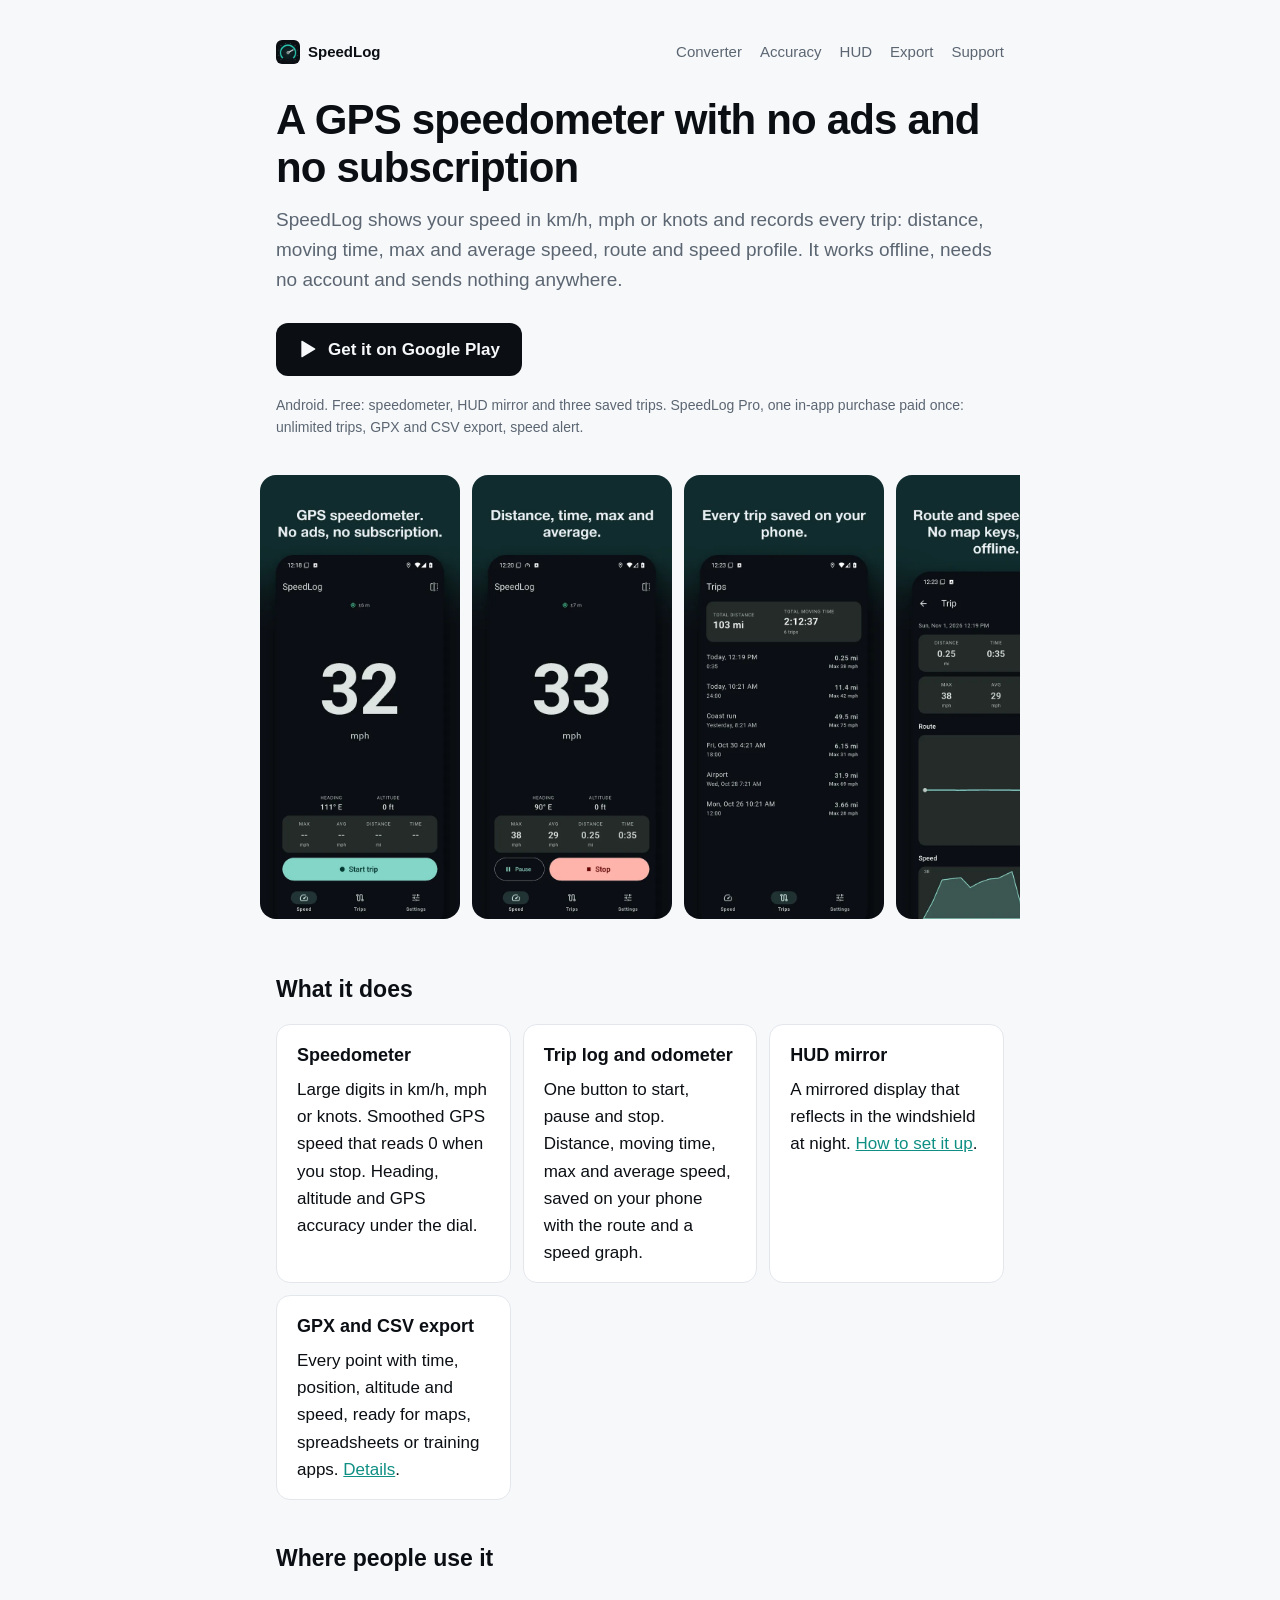
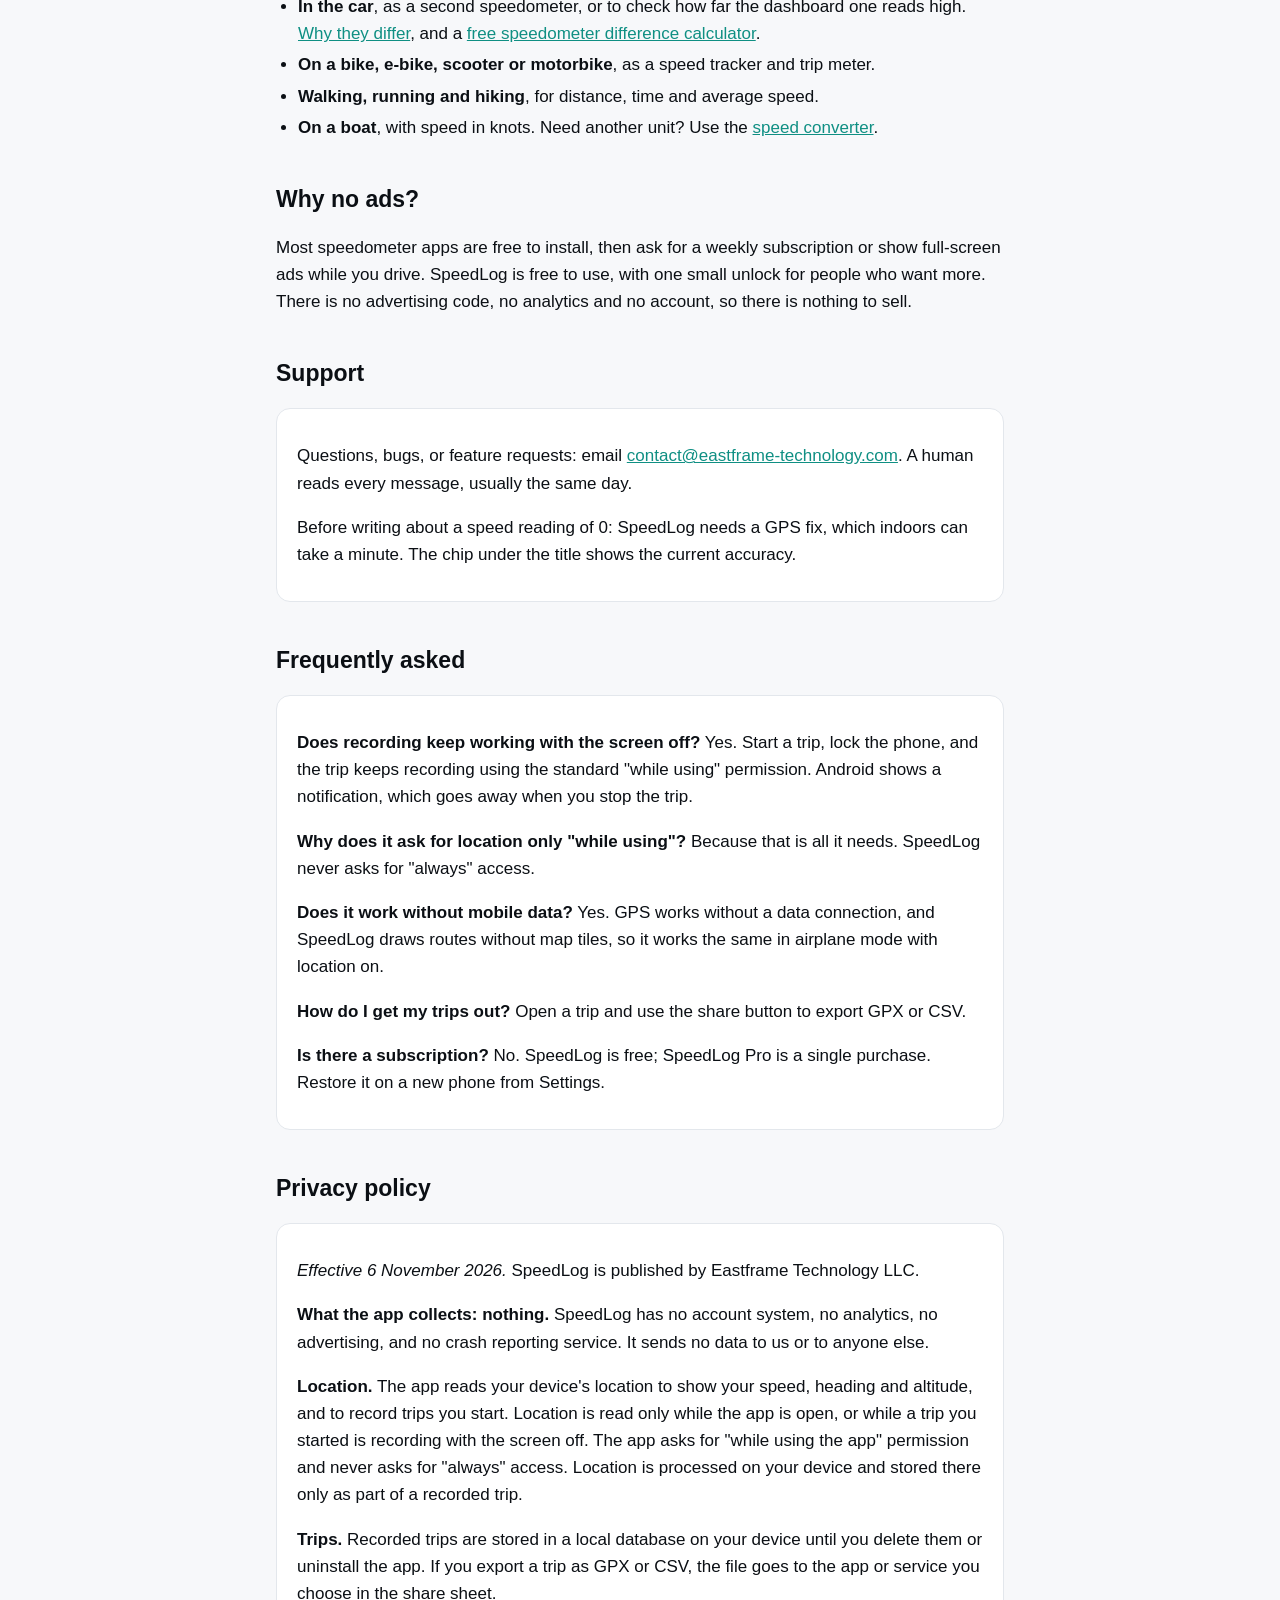
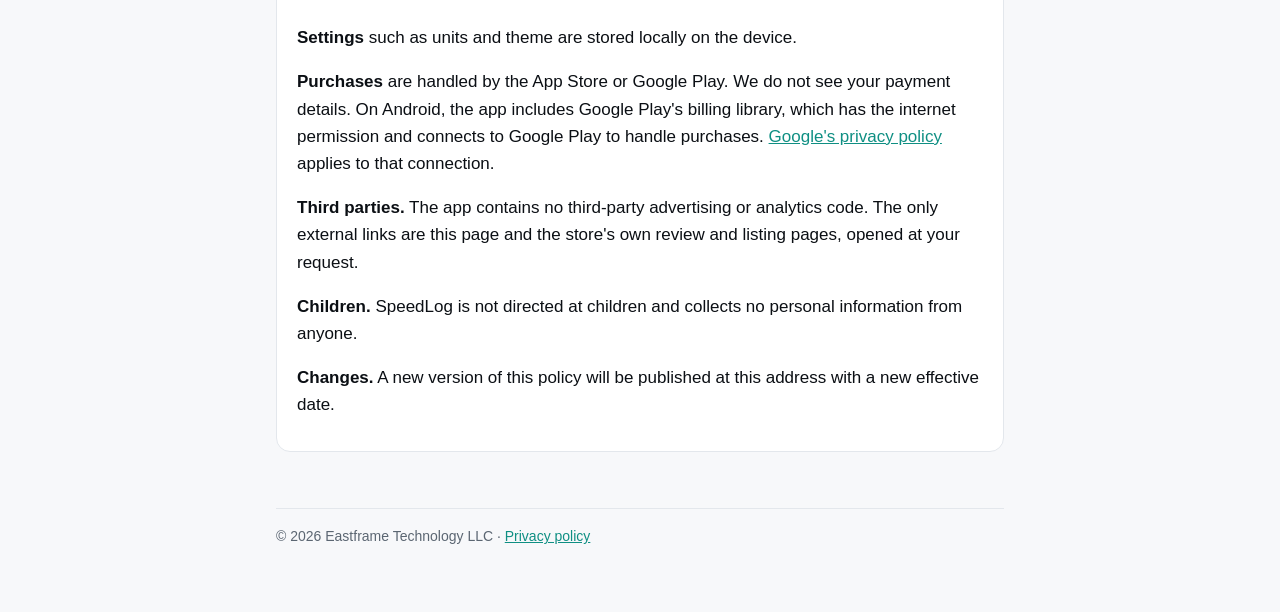
<file: index.html>
<!doctype html>
<html lang="en">
<head>
<meta charset="utf-8">
<meta name="viewport" content="width=device-width, initial-scale=1">
<title>SpeedLog: GPS speedometer and trip log for Android, no ads</title>
<meta name="description" content="SpeedLog is a GPS speedometer and odometer for Android with a trip log, HUD mirror and GPX export. No ads, no subscription, no account. Free, with one optional unlock.">
<link rel="canonical" href="https://eastframe-technology.github.io/speedlog-support/">
<meta property="og:type" content="website">
<meta property="og:title" content="SpeedLog: GPS speedometer and trip log, no ads">
<meta property="og:description" content="Speed in km/h, mph or knots, every trip saved with route and speed profile, HUD mirror for night driving. No ads, no subscription.">
<meta property="og:image" content="https://eastframe-technology.github.io/speedlog-support/img/og.jpg">
<meta property="og:url" content="https://eastframe-technology.github.io/speedlog-support/">
<meta name="twitter:card" content="summary_large_image">
<link rel="icon" href="icon.png">
<link rel="stylesheet" href="style.css">
<script type="application/ld+json">
{"@context":"https://schema.org","@type":"MobileApplication","name":"SpeedLog: GPS Speedometer","operatingSystem":"Android","applicationCategory":"TravelApplication","description":"GPS speedometer and odometer with trip log, HUD mirror and GPX/CSV export. No ads, no subscription, no account.","downloadUrl":"https://play.google.com/store/apps/details?id=com.eastframe.speedlog","installUrl":"https://play.google.com/store/apps/details?id=com.eastframe.speedlog","image":"https://eastframe-technology.github.io/speedlog-support/img/og.jpg","offers":{"@type":"Offer","price":"0","priceCurrency":"USD"},"publisher":{"@type":"Organization","name":"Eastframe Technology LLC"}}
</script>
</head>
<body>
<main>
  <nav><a class="home" href="./"><img src="icon.png" alt="">SpeedLog</a><a href="tools/speed-converter.html">Converter</a><a href="guides/gps-speedometer-accuracy.html">Accuracy</a><a href="guides/phone-hud-speedometer.html">HUD</a><a href="guides/export-trip-gpx-csv.html">Export</a><a href="#support">Support</a></nav>

  <h1>A GPS speedometer with no ads and no subscription</h1>
  <p class="lead">SpeedLog shows your speed in km/h, mph or knots and records every trip: distance, moving time, max and average speed, route and speed profile. It works offline, needs no account and sends nothing anywhere.</p>
  <a class="cta" href="https://play.google.com/store/apps/details?id=com.eastframe.speedlog"><svg viewBox="0 0 24 24" aria-hidden="true"><path fill="currentColor" d="M4 2.8v18.4c0 .6.6.9 1.1.6l15.4-9.2c.5-.3.5-.9 0-1.2L5.1 2.2C4.6 1.9 4 2.2 4 2.8z"/></svg>Get it on Google Play</a>
  <p class="note">Android. Free: speedometer, HUD mirror and three saved trips. SpeedLog Pro, one in-app purchase paid once: unlimited trips, GPX and CSV export, speed alert.</p>

  <div class="shots" aria-label="Screenshots">
    <img src="img/shot-1.webp" width="200" height="444" alt="Speedometer showing 32 mph with heading and altitude">
    <img src="img/shot-2.webp" width="200" height="444" alt="Trip recording with distance, time, max and average speed" loading="lazy">
    <img src="img/shot-3.webp" width="200" height="444" alt="List of saved trips with totals" loading="lazy">
    <img src="img/shot-4.webp" width="200" height="444" alt="Trip detail with route and speed profile" loading="lazy">
    <img src="img/shot-5.webp" width="200" height="444" alt="Mirrored HUD display for the windshield" loading="lazy">
    <img src="img/shot-6.webp" width="200" height="444" alt="Settings with the speed alert turned off" loading="lazy">
  </div>

  <h2>What it does</h2>
  <div class="grid">
    <div class="card"><h3>Speedometer</h3>Large digits in km/h, mph or knots. Smoothed GPS speed that reads 0 when you stop. Heading, altitude and GPS accuracy under the dial.</div>
    <div class="card"><h3>Trip log and odometer</h3>One button to start, pause and stop. Distance, moving time, max and average speed, saved on your phone with the route and a speed graph.</div>
    <div class="card"><h3>HUD mirror</h3>A mirrored display that reflects in the windshield at night. <a href="guides/phone-hud-speedometer.html">How to set it up</a>.</div>
    <div class="card"><h3>GPX and CSV export</h3>Every point with time, position, altitude and speed, ready for maps, spreadsheets or training apps. <a href="guides/export-trip-gpx-csv.html">Details</a>.</div>
  </div>

  <h2>Where people use it</h2>
  <ul>
    <li><strong>In the car</strong>, as a second speedometer, or to check how far the dashboard one reads high. <a href="guides/gps-speedometer-accuracy.html">Why they differ</a>, and a <a href="tools/speed-converter.html">free speedometer difference calculator</a>.</li>
    <li><strong>On a bike, e-bike, scooter or motorbike</strong>, as a speed tracker and trip meter.</li>
    <li><strong>Walking, running and hiking</strong>, for distance, time and average speed.</li>
    <li><strong>On a boat</strong>, with speed in knots. Need another unit? Use the <a href="tools/speed-converter.html">speed converter</a>.</li>
  </ul>

  <h2>Why no ads?</h2>
  <p>Most speedometer apps are free to install, then ask for a weekly subscription or show full-screen ads while you drive. SpeedLog is free to use, with one small unlock for people who want more. There is no advertising code, no analytics and no account, so there is nothing to sell.</p>

  <h2 id="support">Support</h2>
  <div class="card">
    <p>Questions, bugs, or feature requests: email <a href="mailto:contact@eastframe-technology.com">contact@eastframe-technology.com</a>. A human reads every message, usually the same day.</p>
    <p>Before writing about a speed reading of 0: SpeedLog needs a GPS fix, which indoors can take a minute. The chip under the title shows the current accuracy.</p>
  </div>

  <h2>Frequently asked</h2>
  <div class="card">
    <p><strong>Does recording keep working with the screen off?</strong> Yes. Start a trip, lock the phone, and the trip keeps recording using the standard "while using" permission. Android shows a notification, which goes away when you stop the trip.</p>
    <p><strong>Why does it ask for location only "while using"?</strong> Because that is all it needs. SpeedLog never asks for "always" access.</p>
    <p><strong>Does it work without mobile data?</strong> Yes. GPS works without a data connection, and SpeedLog draws routes without map tiles, so it works the same in airplane mode with location on.</p>
    <p><strong>How do I get my trips out?</strong> Open a trip and use the share button to export GPX or CSV.</p>
    <p><strong>Is there a subscription?</strong> No. SpeedLog is free; SpeedLog Pro is a single purchase. Restore it on a new phone from Settings.</p>
  </div>

  <h2 id="privacy">Privacy policy</h2>
  <div class="card">
    <p><em>Effective 6 November 2026.</em> SpeedLog is published by Eastframe Technology LLC.</p>
    <p><strong>What the app collects: nothing.</strong> SpeedLog has no account system, no analytics, no advertising, and no crash reporting service. It sends no data to us or to anyone else.</p>
    <p><strong>Location.</strong> The app reads your device's location to show your speed, heading and altitude, and to record trips you start. Location is read only while the app is open, or while a trip you started is recording with the screen off. The app asks for "while using the app" permission and never asks for "always" access. Location is processed on your device and stored there only as part of a recorded trip.</p>
    <p><strong>Trips.</strong> Recorded trips are stored in a local database on your device until you delete them or uninstall the app. If you export a trip as GPX or CSV, the file goes to the app or service you choose in the share sheet.</p>
    <p><strong>Settings</strong> such as units and theme are stored locally on the device.</p>
    <p><strong>Purchases</strong> are handled by the App Store or Google Play. We do not see your payment details. On Android, the app includes Google Play's billing library, which has the internet permission and connects to Google Play to handle purchases. <a href="https://policies.google.com/privacy">Google's privacy policy</a> applies to that connection.</p>
    <p><strong>Third parties.</strong> The app contains no third-party advertising or analytics code. The only external links are this page and the store's own review and listing pages, opened at your request.</p>
    <p><strong>Children.</strong> SpeedLog is not directed at children and collects no personal information from anyone.</p>
    <p><strong>Changes.</strong> A new version of this policy will be published at this address with a new effective date.</p>
  </div>

  <footer>© 2026 Eastframe Technology LLC · <a href="privacy.html">Privacy policy</a></footer>
</main>
</body>
</html>
</file>
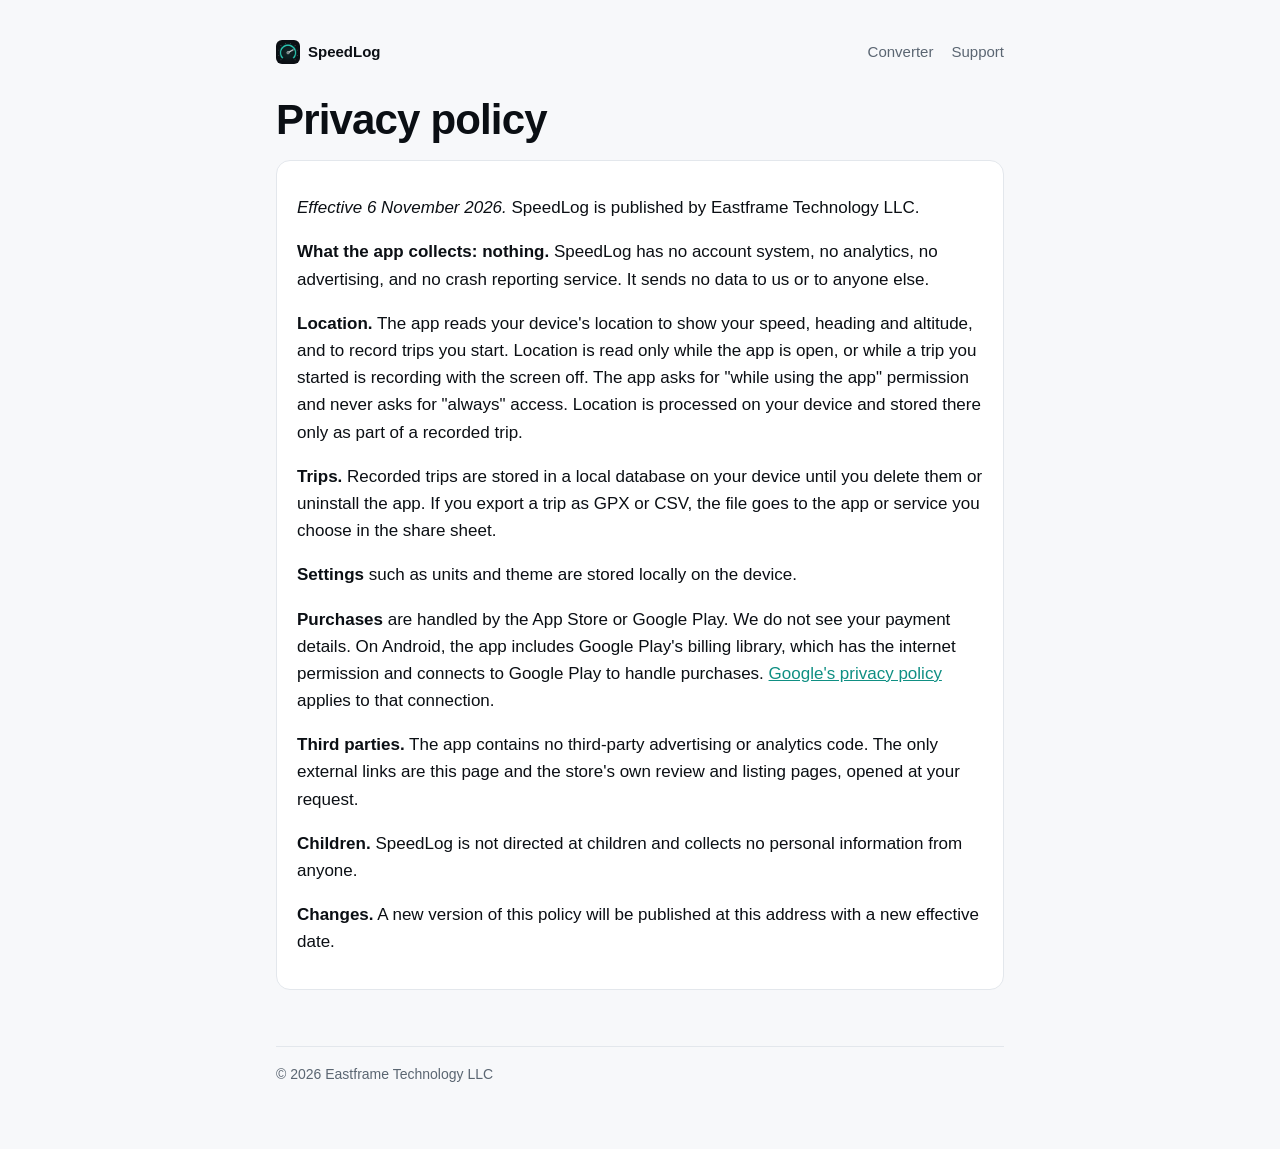
<file: privacy.html>
<!doctype html>
<html lang="en">
<head>
<meta charset="utf-8">
<meta name="viewport" content="width=device-width, initial-scale=1">
<title>SpeedLog privacy policy</title>
<meta name="description" content="Privacy policy for SpeedLog, the GPS speedometer and trip log. The app collects nothing.">
<link rel="canonical" href="https://eastframe-technology.github.io/speedlog-support/privacy.html">
<link rel="icon" href="icon.png">
<link rel="stylesheet" href="style.css">
</head>
<body>
<main>
  <nav><a class="home" href="./"><img src="icon.png" alt="">SpeedLog</a><a href="tools/speed-converter.html">Converter</a><a href="./#support">Support</a></nav>
  <h1 id="privacy">Privacy policy</h1>
  <div class="card">
    <p><em>Effective 6 November 2026.</em> SpeedLog is published by Eastframe Technology LLC.</p>
    <p><strong>What the app collects: nothing.</strong> SpeedLog has no account system, no analytics, no advertising, and no crash reporting service. It sends no data to us or to anyone else.</p>
    <p><strong>Location.</strong> The app reads your device's location to show your speed, heading and altitude, and to record trips you start. Location is read only while the app is open, or while a trip you started is recording with the screen off. The app asks for "while using the app" permission and never asks for "always" access. Location is processed on your device and stored there only as part of a recorded trip.</p>
    <p><strong>Trips.</strong> Recorded trips are stored in a local database on your device until you delete them or uninstall the app. If you export a trip as GPX or CSV, the file goes to the app or service you choose in the share sheet.</p>
    <p><strong>Settings</strong> such as units and theme are stored locally on the device.</p>
    <p><strong>Purchases</strong> are handled by the App Store or Google Play. We do not see your payment details. On Android, the app includes Google Play's billing library, which has the internet permission and connects to Google Play to handle purchases. <a href="https://policies.google.com/privacy">Google's privacy policy</a> applies to that connection.</p>
    <p><strong>Third parties.</strong> The app contains no third-party advertising or analytics code. The only external links are this page and the store's own review and listing pages, opened at your request.</p>
    <p><strong>Children.</strong> SpeedLog is not directed at children and collects no personal information from anyone.</p>
    <p><strong>Changes.</strong> A new version of this policy will be published at this address with a new effective date.</p>
  </div>

  <footer>© 2026 Eastframe Technology LLC</footer>
</main>
</body>
</html>
</file>
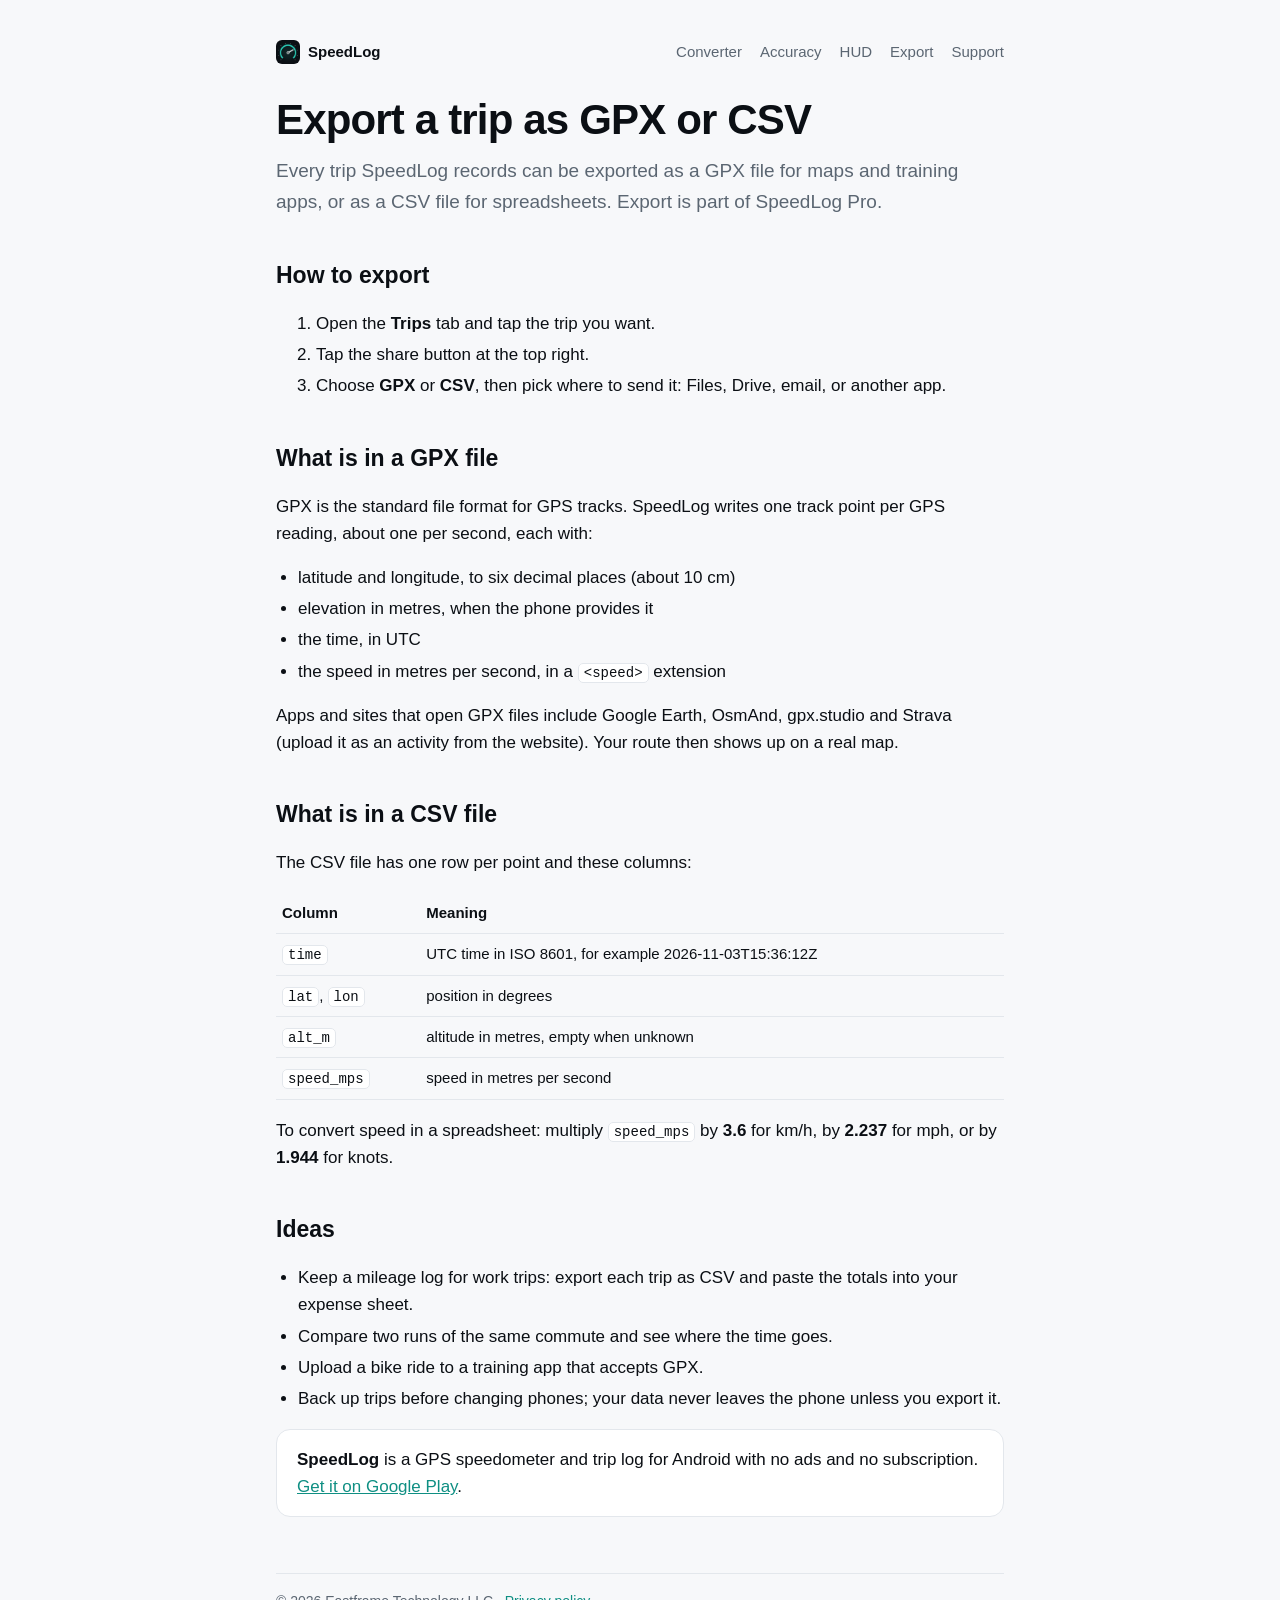
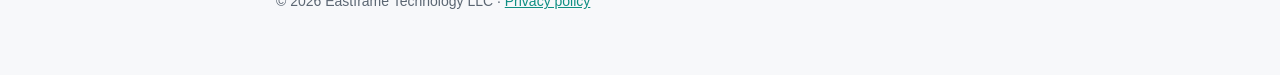
<file: guides/export-trip-gpx-csv.html>
<!doctype html>
<html lang="en">
<head>
<meta charset="utf-8">
<meta name="viewport" content="width=device-width, initial-scale=1">
<title>Export a drive or ride as GPX or CSV from SpeedLog</title>
<meta name="description" content="How to export a trip from SpeedLog as GPX or CSV, what each file contains, how to convert speed units in a spreadsheet, and which apps open GPX tracks.">
<link rel="canonical" href="https://eastframe-technology.github.io/speedlog-support/guides/export-trip-gpx-csv.html">
<meta property="og:type" content="article">
<meta property="og:title" content="Export a trip as GPX or CSV">
<meta property="og:description" content="How to export a trip from SpeedLog as GPX or CSV, what each file contains, how to convert speed units in a spreadsheet, and which apps open GPX tracks.">
<meta property="og:image" content="https://eastframe-technology.github.io/speedlog-support/img/og.jpg">
<link rel="icon" href="../icon.png">
<link rel="stylesheet" href="../style.css">
<script type="application/ld+json">
{"@context":"https://schema.org","@type":"Article","headline":"Export a trip as GPX or CSV","description":"How to export a trip from SpeedLog as GPX or CSV, what each file contains, how to convert speed units in a spreadsheet, and which apps open GPX tracks.","datePublished":"2026-11-03","author":{"@type":"Organization","name":"Eastframe Technology LLC"},"publisher":{"@type":"Organization","name":"Eastframe Technology LLC"},"image":"https://eastframe-technology.github.io/speedlog-support/img/og.jpg"}
</script>
</head>
<body>
<main>
  <nav><a class="home" href="../"><img src="../icon.png" alt="">SpeedLog</a><a href="../tools/speed-converter.html">Converter</a><a href="gps-speedometer-accuracy.html">Accuracy</a><a href="phone-hud-speedometer.html">HUD</a><a href="export-trip-gpx-csv.html">Export</a><a href="../#support">Support</a></nav>
  <h1>Export a trip as GPX or CSV</h1>
  <p class="lead">Every trip SpeedLog records can be exported as a GPX file for maps and training apps, or as a CSV file for spreadsheets. Export is part of SpeedLog Pro.</p>

  <h2>How to export</h2>
  <ol>
    <li>Open the <strong>Trips</strong> tab and tap the trip you want.</li>
    <li>Tap the share button at the top right.</li>
    <li>Choose <strong>GPX</strong> or <strong>CSV</strong>, then pick where to send it: Files, Drive, email, or another app.</li>
  </ol>

  <h2>What is in a GPX file</h2>
  <p>GPX is the standard file format for GPS tracks. SpeedLog writes one track point per GPS reading, about one per second, each with:</p>
  <ul>
    <li>latitude and longitude, to six decimal places (about 10 cm)</li>
    <li>elevation in metres, when the phone provides it</li>
    <li>the time, in UTC</li>
    <li>the speed in metres per second, in a <code>&lt;speed&gt;</code> extension</li>
  </ul>
  <p>Apps and sites that open GPX files include Google Earth, OsmAnd, gpx.studio and Strava (upload it as an activity from the website). Your route then shows up on a real map.</p>

  <h2>What is in a CSV file</h2>
  <p>The CSV file has one row per point and these columns:</p>
  <table>
    <tr><th>Column</th><th>Meaning</th></tr>
    <tr><td><code>time</code></td><td>UTC time in ISO 8601, for example 2026-11-03T15:36:12Z</td></tr>
    <tr><td><code>lat</code>, <code>lon</code></td><td>position in degrees</td></tr>
    <tr><td><code>alt_m</code></td><td>altitude in metres, empty when unknown</td></tr>
    <tr><td><code>speed_mps</code></td><td>speed in metres per second</td></tr>
  </table>
  <p>To convert speed in a spreadsheet: multiply <code>speed_mps</code> by <strong>3.6</strong> for km/h, by <strong>2.237</strong> for mph, or by <strong>1.944</strong> for knots.</p>

  <h2>Ideas</h2>
  <ul>
    <li>Keep a mileage log for work trips: export each trip as CSV and paste the totals into your expense sheet.</li>
    <li>Compare two runs of the same commute and see where the time goes.</li>
    <li>Upload a bike ride to a training app that accepts GPX.</li>
    <li>Back up trips before changing phones; your data never leaves the phone unless you export it.</li>
  </ul>

  <div class="card"><strong>SpeedLog</strong> is a GPS speedometer and trip log for Android with no ads and no subscription. <a href="https://play.google.com/store/apps/details?id=com.eastframe.speedlog">Get it on Google Play</a>.</div>
  <footer>© 2026 Eastframe Technology LLC · <a href="../privacy.html">Privacy policy</a></footer>
</main>
</body>
</html>
</file>
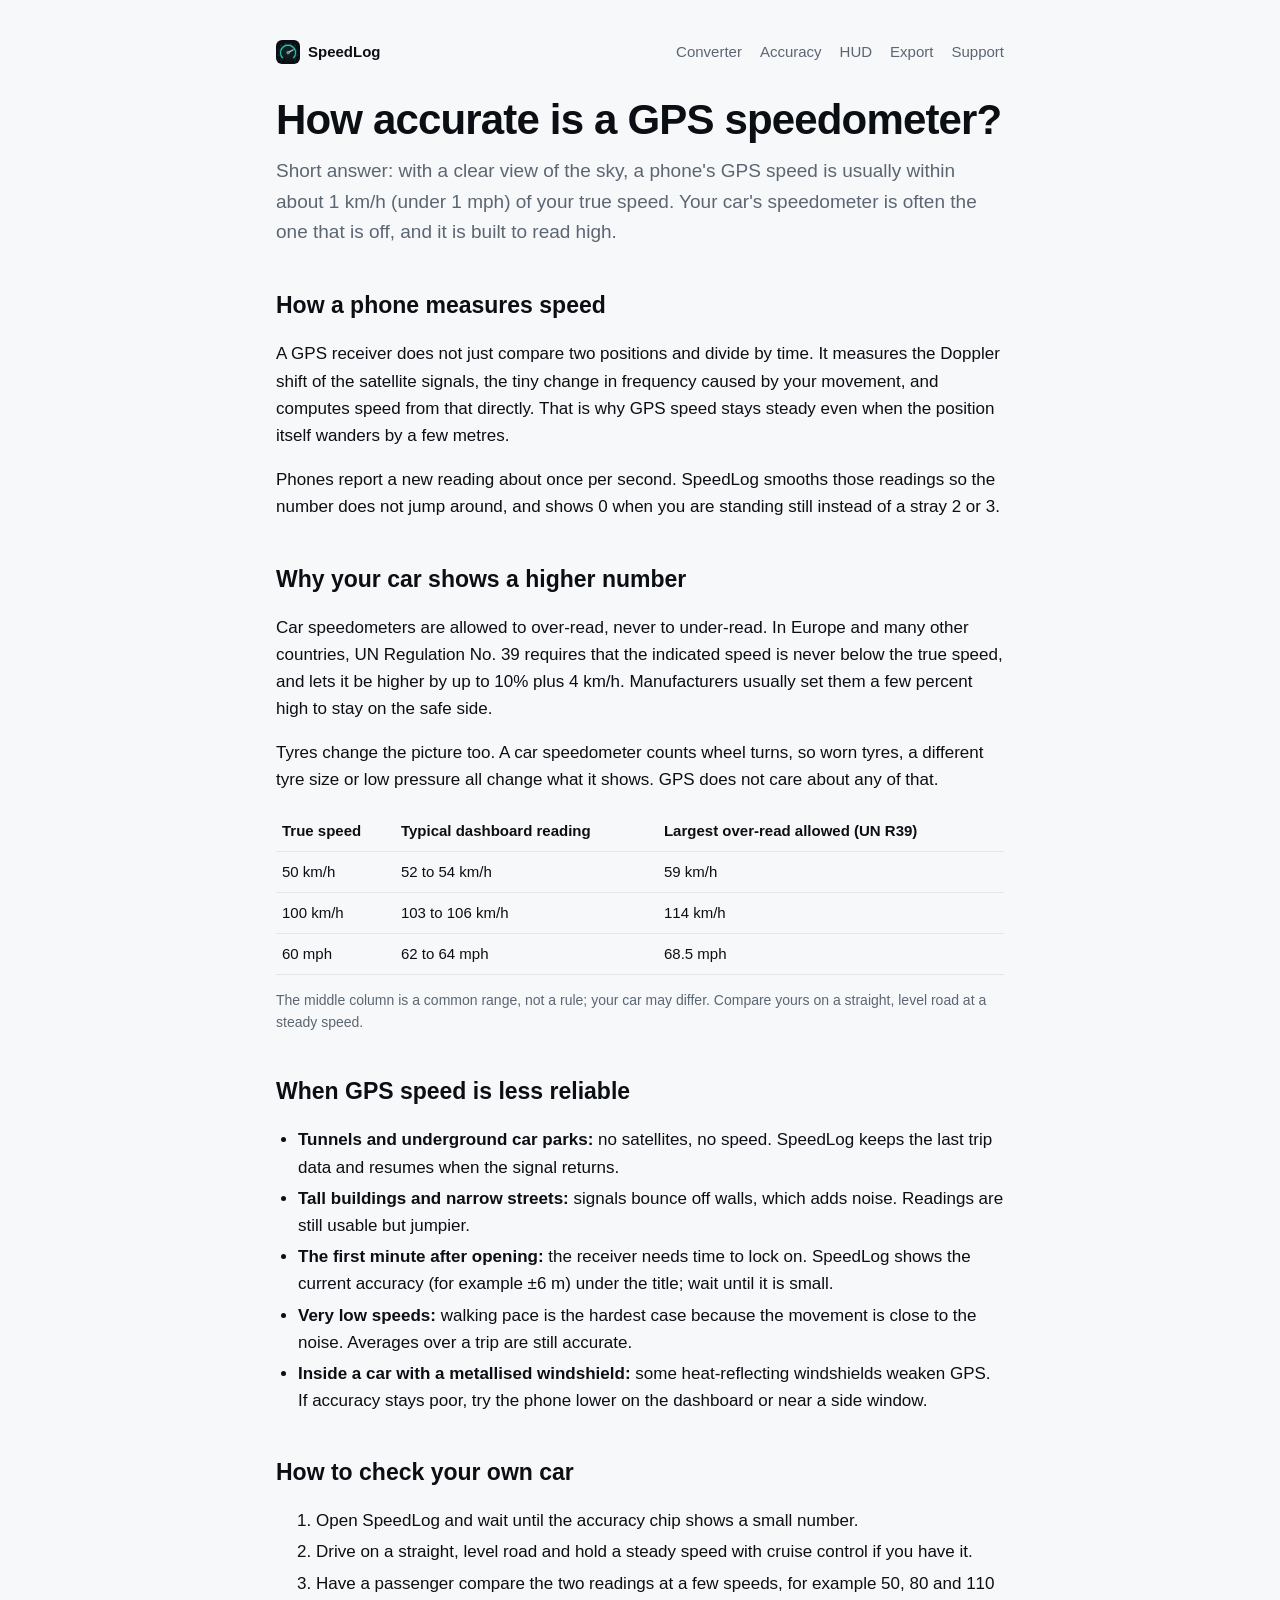
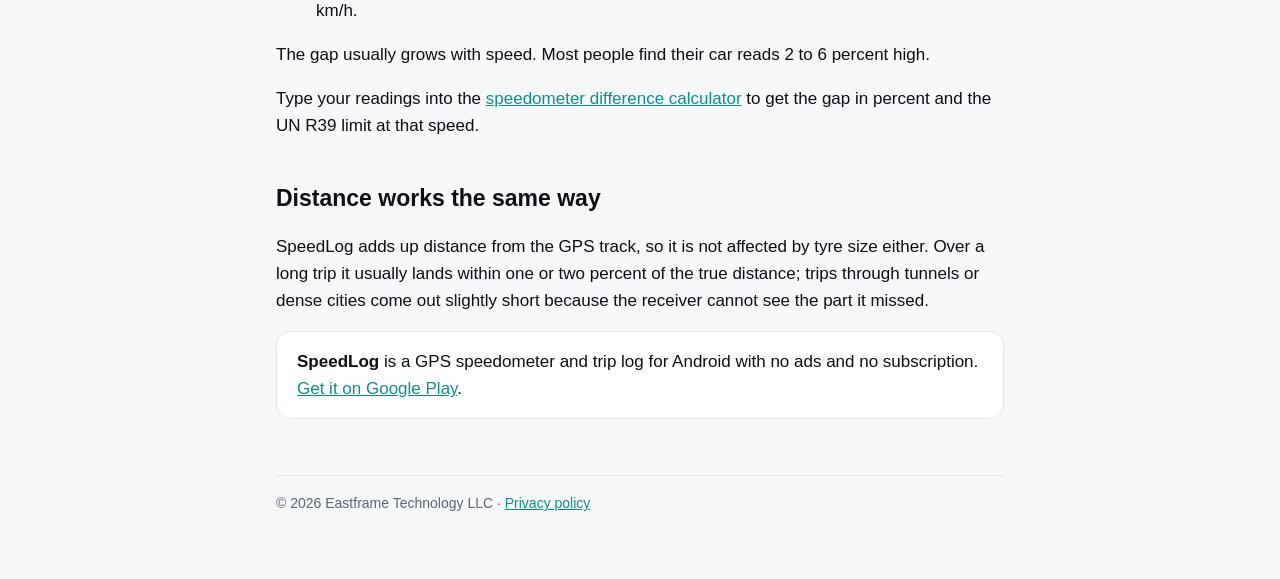
<file: guides/gps-speedometer-accuracy.html>
<!doctype html>
<html lang="en">
<head>
<meta charset="utf-8">
<meta name="viewport" content="width=device-width, initial-scale=1">
<title>How accurate is a GPS speedometer? GPS vs car speedometer</title>
<meta name="description" content="GPS speed on a phone is usually within 1 km/h of true speed. Why your car speedometer reads higher, when GPS is less reliable, and how to check your own car.">
<link rel="canonical" href="https://eastframe-technology.github.io/speedlog-support/guides/gps-speedometer-accuracy.html">
<meta property="og:type" content="article">
<meta property="og:title" content="How accurate is a GPS speedometer?">
<meta property="og:description" content="GPS speed on a phone is usually within 1 km/h of true speed. Why your car speedometer reads higher, when GPS is less reliable, and how to check your own car.">
<meta property="og:image" content="https://eastframe-technology.github.io/speedlog-support/img/og.jpg">
<link rel="icon" href="../icon.png">
<link rel="stylesheet" href="../style.css">
<script type="application/ld+json">
{"@context":"https://schema.org","@type":"Article","headline":"How accurate is a GPS speedometer?","description":"GPS speed on a phone is usually within 1 km/h of true speed. Why your car speedometer reads higher, when GPS is less reliable, and how to check your own car.","datePublished":"2026-11-03","author":{"@type":"Organization","name":"Eastframe Technology LLC"},"publisher":{"@type":"Organization","name":"Eastframe Technology LLC"},"image":"https://eastframe-technology.github.io/speedlog-support/img/og.jpg"}
</script>
</head>
<body>
<main>
  <nav><a class="home" href="../"><img src="../icon.png" alt="">SpeedLog</a><a href="../tools/speed-converter.html">Converter</a><a href="gps-speedometer-accuracy.html">Accuracy</a><a href="phone-hud-speedometer.html">HUD</a><a href="export-trip-gpx-csv.html">Export</a><a href="../#support">Support</a></nav>
  <h1>How accurate is a GPS speedometer?</h1>
  <p class="lead">Short answer: with a clear view of the sky, a phone's GPS speed is usually within about 1 km/h (under 1 mph) of your true speed. Your car's speedometer is often the one that is off, and it is built to read high.</p>

  <h2>How a phone measures speed</h2>
  <p>A GPS receiver does not just compare two positions and divide by time. It measures the Doppler shift of the satellite signals, the tiny change in frequency caused by your movement, and computes speed from that directly. That is why GPS speed stays steady even when the position itself wanders by a few metres.</p>
  <p>Phones report a new reading about once per second. SpeedLog smooths those readings so the number does not jump around, and shows 0 when you are standing still instead of a stray 2 or 3.</p>

  <h2>Why your car shows a higher number</h2>
  <p>Car speedometers are allowed to over-read, never to under-read. In Europe and many other countries, UN Regulation No. 39 requires that the indicated speed is never below the true speed, and lets it be higher by up to 10% plus 4 km/h. Manufacturers usually set them a few percent high to stay on the safe side.</p>
  <p>Tyres change the picture too. A car speedometer counts wheel turns, so worn tyres, a different tyre size or low pressure all change what it shows. GPS does not care about any of that.</p>
  <table>
    <tr><th>True speed</th><th>Typical dashboard reading</th><th>Largest over-read allowed (UN R39)</th></tr>
    <tr><td>50 km/h</td><td>52 to 54 km/h</td><td>59 km/h</td></tr>
    <tr><td>100 km/h</td><td>103 to 106 km/h</td><td>114 km/h</td></tr>
    <tr><td>60 mph</td><td>62 to 64 mph</td><td>68.5 mph</td></tr>
  </table>
  <p class="note">The middle column is a common range, not a rule; your car may differ. Compare yours on a straight, level road at a steady speed.</p>

  <h2>When GPS speed is less reliable</h2>
  <ul>
    <li><strong>Tunnels and underground car parks:</strong> no satellites, no speed. SpeedLog keeps the last trip data and resumes when the signal returns.</li>
    <li><strong>Tall buildings and narrow streets:</strong> signals bounce off walls, which adds noise. Readings are still usable but jumpier.</li>
    <li><strong>The first minute after opening:</strong> the receiver needs time to lock on. SpeedLog shows the current accuracy (for example ±6 m) under the title; wait until it is small.</li>
    <li><strong>Very low speeds:</strong> walking pace is the hardest case because the movement is close to the noise. Averages over a trip are still accurate.</li>
    <li><strong>Inside a car with a metallised windshield:</strong> some heat-reflecting windshields weaken GPS. If accuracy stays poor, try the phone lower on the dashboard or near a side window.</li>
  </ul>

  <h2>How to check your own car</h2>
  <ol>
    <li>Open SpeedLog and wait until the accuracy chip shows a small number.</li>
    <li>Drive on a straight, level road and hold a steady speed with cruise control if you have it.</li>
    <li>Have a passenger compare the two readings at a few speeds, for example 50, 80 and 110 km/h.</li>
  </ol>
  <p>The gap usually grows with speed. Most people find their car reads 2 to 6 percent high.</p>
  <p>Type your readings into the <a href="../tools/speed-converter.html">speedometer difference calculator</a> to get the gap in percent and the UN R39 limit at that speed.</p>

  <h2>Distance works the same way</h2>
  <p>SpeedLog adds up distance from the GPS track, so it is not affected by tyre size either. Over a long trip it usually lands within one or two percent of the true distance; trips through tunnels or dense cities come out slightly short because the receiver cannot see the part it missed.</p>

  <div class="card"><strong>SpeedLog</strong> is a GPS speedometer and trip log for Android with no ads and no subscription. <a href="https://play.google.com/store/apps/details?id=com.eastframe.speedlog">Get it on Google Play</a>.</div>
  <footer>© 2026 Eastframe Technology LLC · <a href="../privacy.html">Privacy policy</a></footer>
</main>
</body>
</html>
</file>
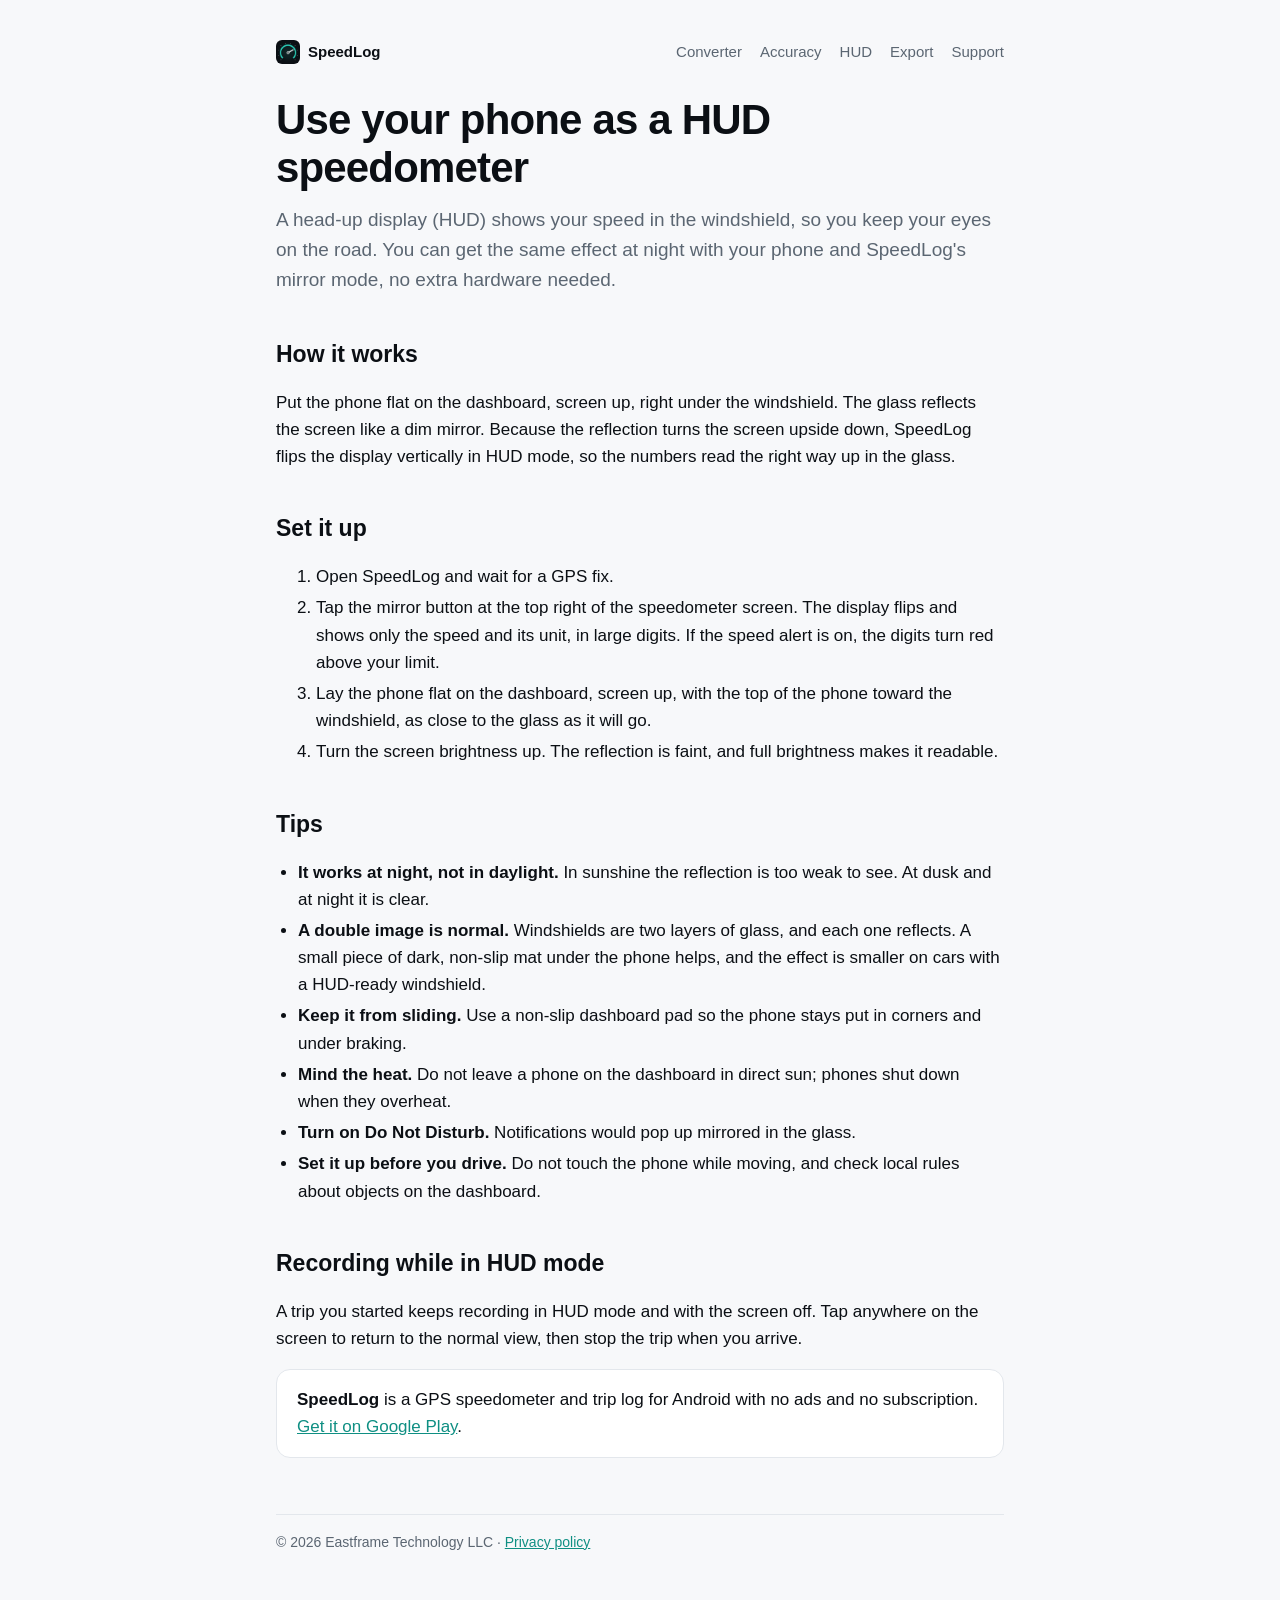
<file: guides/phone-hud-speedometer.html>
<!doctype html>
<html lang="en">
<head>
<meta charset="utf-8">
<meta name="viewport" content="width=device-width, initial-scale=1">
<title>Use your phone as a HUD speedometer in the windshield</title>
<meta name="description" content="Turn your phone into a head-up display: mirror mode reflects your speed in the windshield at night. Setup steps and tips for double images, brightness and heat.">
<link rel="canonical" href="https://eastframe-technology.github.io/speedlog-support/guides/phone-hud-speedometer.html">
<meta property="og:type" content="article">
<meta property="og:title" content="Use your phone as a HUD speedometer">
<meta property="og:description" content="Turn your phone into a head-up display: mirror mode reflects your speed in the windshield at night. Setup steps and tips for double images, brightness and heat.">
<meta property="og:image" content="https://eastframe-technology.github.io/speedlog-support/img/og.jpg">
<link rel="icon" href="../icon.png">
<link rel="stylesheet" href="../style.css">
<script type="application/ld+json">
{"@context":"https://schema.org","@type":"Article","headline":"Use your phone as a HUD speedometer","description":"Turn your phone into a head-up display: mirror mode reflects your speed in the windshield at night. Setup steps and tips for double images, brightness and heat.","datePublished":"2026-11-03","author":{"@type":"Organization","name":"Eastframe Technology LLC"},"publisher":{"@type":"Organization","name":"Eastframe Technology LLC"},"image":"https://eastframe-technology.github.io/speedlog-support/img/og.jpg"}
</script>
</head>
<body>
<main>
  <nav><a class="home" href="../"><img src="../icon.png" alt="">SpeedLog</a><a href="../tools/speed-converter.html">Converter</a><a href="gps-speedometer-accuracy.html">Accuracy</a><a href="phone-hud-speedometer.html">HUD</a><a href="export-trip-gpx-csv.html">Export</a><a href="../#support">Support</a></nav>
  <h1>Use your phone as a HUD speedometer</h1>
  <p class="lead">A head-up display (HUD) shows your speed in the windshield, so you keep your eyes on the road. You can get the same effect at night with your phone and SpeedLog's mirror mode, no extra hardware needed.</p>

  <h2>How it works</h2>
  <p>Put the phone flat on the dashboard, screen up, right under the windshield. The glass reflects the screen like a dim mirror. Because the reflection turns the screen upside down, SpeedLog flips the display vertically in HUD mode, so the numbers read the right way up in the glass.</p>

  <h2>Set it up</h2>
  <ol>
    <li>Open SpeedLog and wait for a GPS fix.</li>
    <li>Tap the mirror button at the top right of the speedometer screen. The display flips and shows only the speed and its unit, in large digits. If the speed alert is on, the digits turn red above your limit.</li>
    <li>Lay the phone flat on the dashboard, screen up, with the top of the phone toward the windshield, as close to the glass as it will go.</li>
    <li>Turn the screen brightness up. The reflection is faint, and full brightness makes it readable.</li>
  </ol>

  <h2>Tips</h2>
  <ul>
    <li><strong>It works at night, not in daylight.</strong> In sunshine the reflection is too weak to see. At dusk and at night it is clear.</li>
    <li><strong>A double image is normal.</strong> Windshields are two layers of glass, and each one reflects. A small piece of dark, non-slip mat under the phone helps, and the effect is smaller on cars with a HUD-ready windshield.</li>
    <li><strong>Keep it from sliding.</strong> Use a non-slip dashboard pad so the phone stays put in corners and under braking.</li>
    <li><strong>Mind the heat.</strong> Do not leave a phone on the dashboard in direct sun; phones shut down when they overheat.</li>
    <li><strong>Turn on Do Not Disturb.</strong> Notifications would pop up mirrored in the glass.</li>
    <li><strong>Set it up before you drive.</strong> Do not touch the phone while moving, and check local rules about objects on the dashboard.</li>
  </ul>

  <h2>Recording while in HUD mode</h2>
  <p>A trip you started keeps recording in HUD mode and with the screen off. Tap anywhere on the screen to return to the normal view, then stop the trip when you arrive.</p>

  <div class="card"><strong>SpeedLog</strong> is a GPS speedometer and trip log for Android with no ads and no subscription. <a href="https://play.google.com/store/apps/details?id=com.eastframe.speedlog">Get it on Google Play</a>.</div>
  <footer>© 2026 Eastframe Technology LLC · <a href="../privacy.html">Privacy policy</a></footer>
</main>
</body>
</html>
</file>
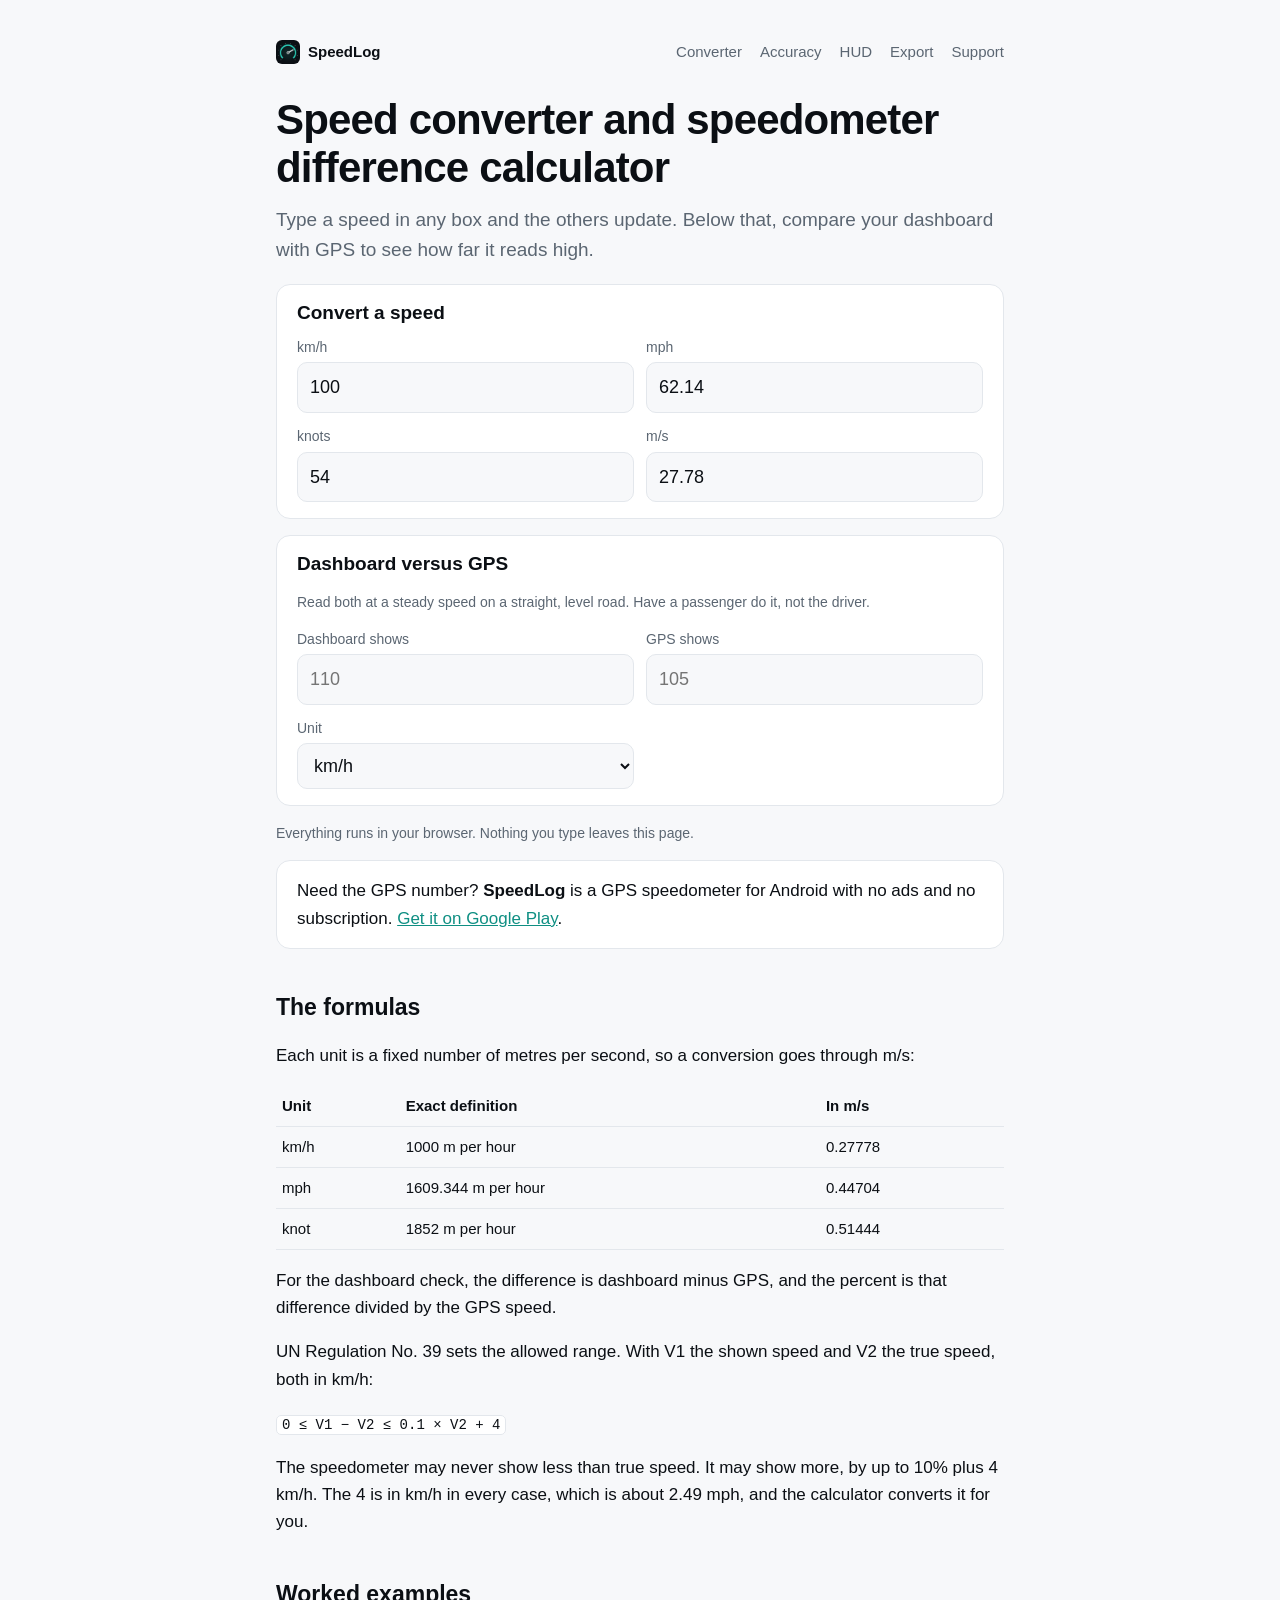
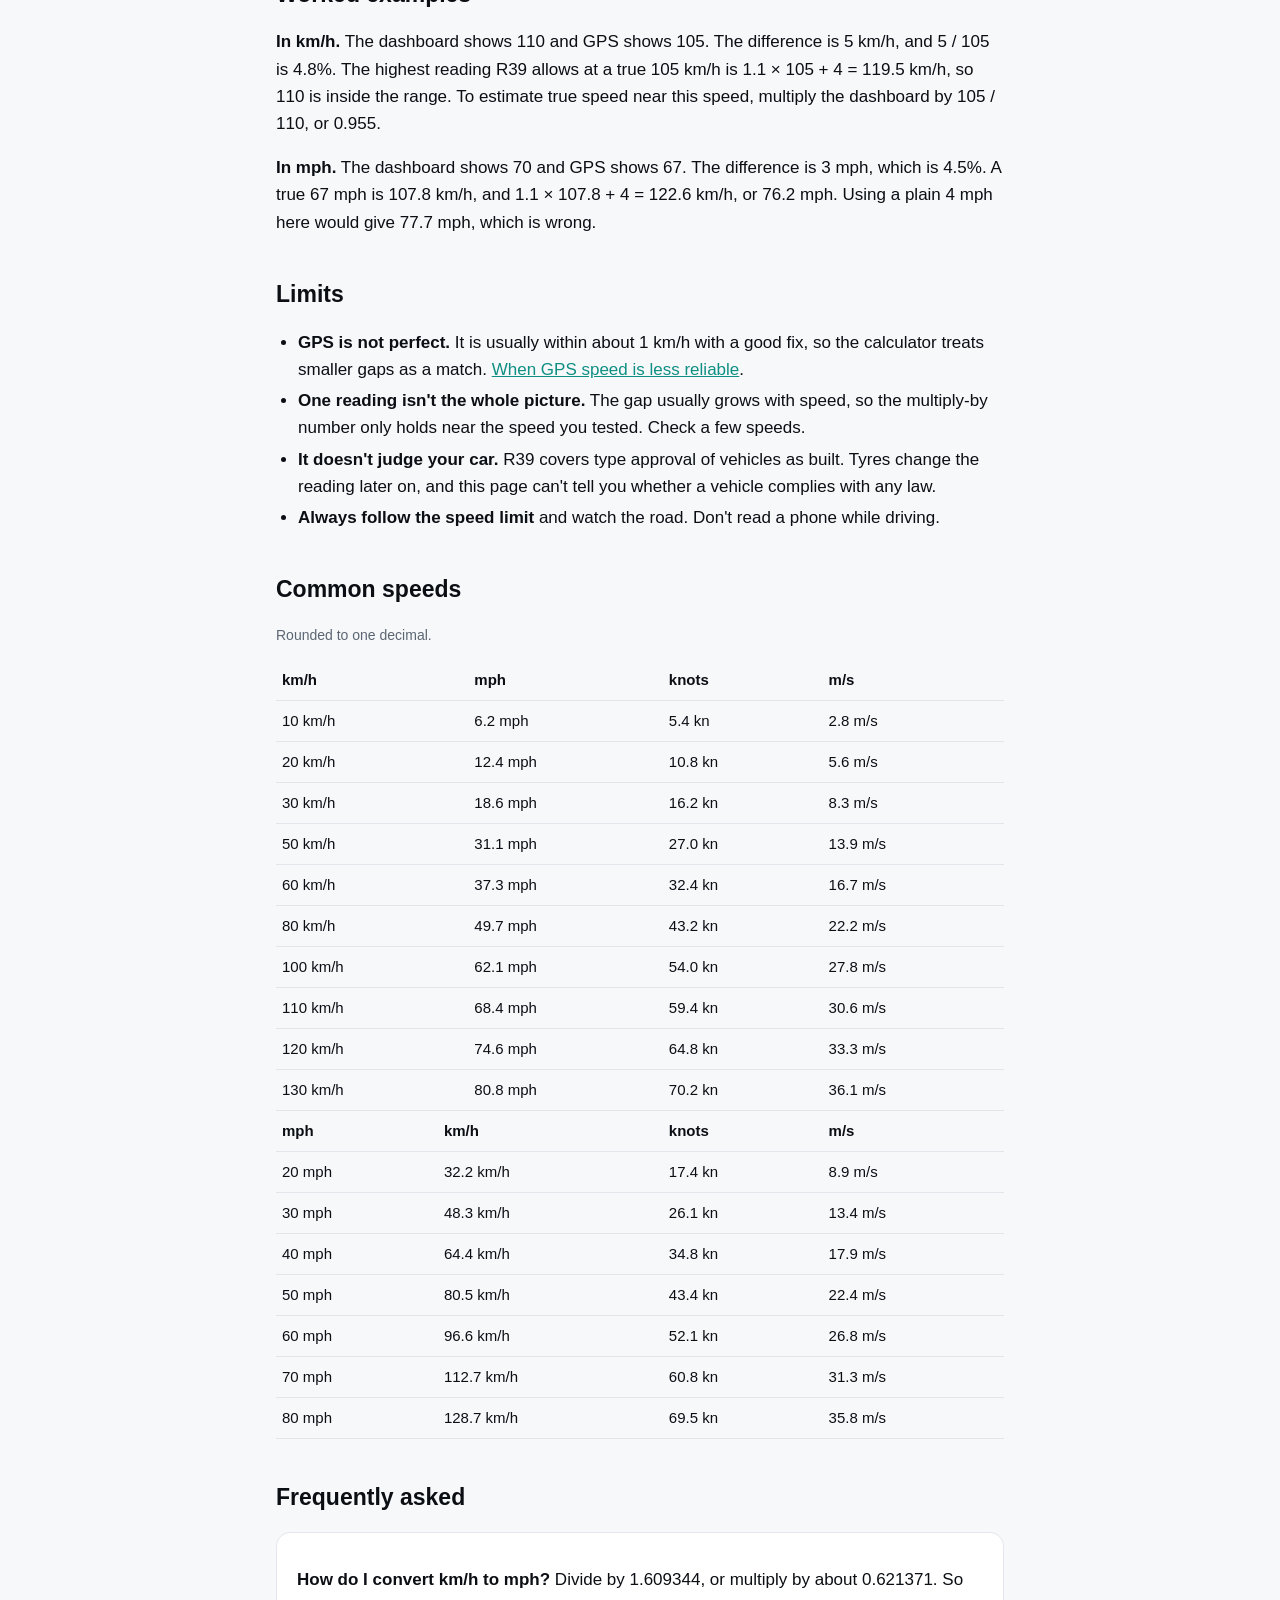
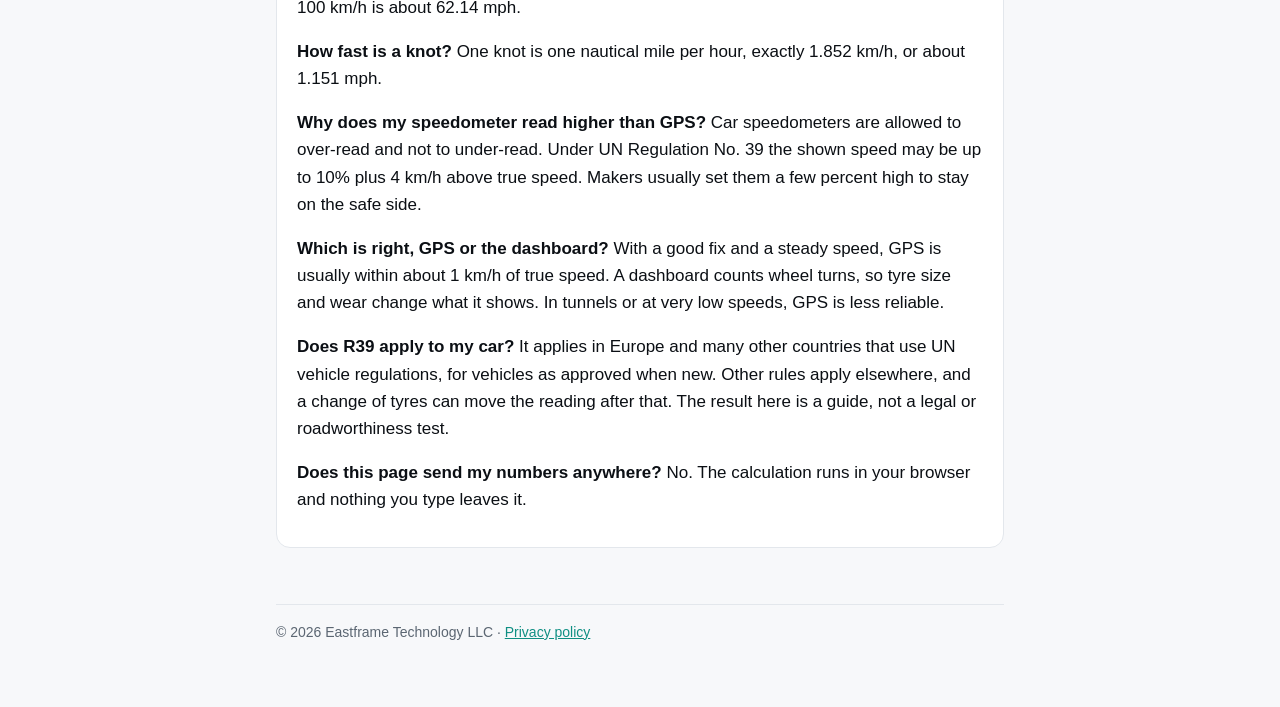
<file: tools/speed-converter.html>
<!doctype html>
<html lang="en">
<head>
<meta charset="utf-8">
<meta name="viewport" content="width=device-width, initial-scale=1">
<title>Speed converter: km/h, mph, knots and m/s, plus dashboard vs GPS check</title>
<meta name="description" content="Convert km/h, mph, knots and m/s, and compare your dashboard speedometer with GPS. Shows the gap in percent and the UN R39 limit. Free, runs in your browser.">
<link rel="canonical" href="https://eastframe-technology.github.io/speedlog-support/tools/speed-converter.html">
<meta property="og:type" content="website">
<meta property="og:title" content="Speed converter and speedometer difference calculator">
<meta property="og:description" content="Convert km/h, mph, knots and m/s, and compare your dashboard speedometer with GPS. Shows the gap in percent and the UN R39 limit. Free, runs in your browser.">
<meta property="og:image" content="https://eastframe-technology.github.io/speedlog-support/img/og.jpg">
<meta property="og:url" content="https://eastframe-technology.github.io/speedlog-support/tools/speed-converter.html">
<meta name="twitter:card" content="summary_large_image">
<link rel="icon" href="../icon.png">
<link rel="stylesheet" href="../style.css">
<script type="application/ld+json">
{"@context":"https://schema.org","@type":"FAQPage","mainEntity":[{"@type":"Question","name":"How do I convert km/h to mph?","acceptedAnswer":{"@type":"Answer","text":"Divide by 1.609344, or multiply by about 0.621371. So 100 km/h is about 62.14 mph."}},{"@type":"Question","name":"How fast is a knot?","acceptedAnswer":{"@type":"Answer","text":"One knot is one nautical mile per hour, exactly 1.852 km/h, or about 1.151 mph."}},{"@type":"Question","name":"Why does my speedometer read higher than GPS?","acceptedAnswer":{"@type":"Answer","text":"Car speedometers are allowed to over-read and not to under-read. Under UN Regulation No. 39 the shown speed may be up to 10% plus 4 km/h above true speed. Makers usually set them a few percent high to stay on the safe side."}},{"@type":"Question","name":"Which is right, GPS or the dashboard?","acceptedAnswer":{"@type":"Answer","text":"With a good fix and a steady speed, GPS is usually within about 1 km/h of true speed. A dashboard counts wheel turns, so tyre size and wear change what it shows. In tunnels or at very low speeds, GPS is less reliable."}},{"@type":"Question","name":"Does R39 apply to my car?","acceptedAnswer":{"@type":"Answer","text":"It applies in Europe and many other countries that use UN vehicle regulations, for vehicles as approved when new. Other rules apply elsewhere, and a change of tyres can move the reading after that. The result here is a guide, not a legal or roadworthiness test."}},{"@type":"Question","name":"Does this page send my numbers anywhere?","acceptedAnswer":{"@type":"Answer","text":"No. The calculation runs in your browser and nothing you type leaves it."}}]}
</script>
</head>
<body>
<main>
  <nav><a class="home" href="../"><img src="../icon.png" alt="">SpeedLog</a><a href="../tools/speed-converter.html">Converter</a><a href="../guides/gps-speedometer-accuracy.html">Accuracy</a><a href="../guides/phone-hud-speedometer.html">HUD</a><a href="../guides/export-trip-gpx-csv.html">Export</a><a href="../#support">Support</a></nav>
  <h1>Speed converter and speedometer difference calculator</h1>
  <p class="lead">Type a speed in any box and the others update. Below that, compare your dashboard with GPS to see how far it reads high.</p>

  <section class="tool" aria-label="Speed converter">
    <h2>Convert a speed</h2>
    <div class="fields">
      <label>km/h<input id="kmh" type="text" inputmode="decimal" autocomplete="off" value="100"></label>
      <label>mph<input id="mph" type="text" inputmode="decimal" autocomplete="off" value="62.14"></label>
      <label>knots<input id="kn" type="text" inputmode="decimal" autocomplete="off" value="54"></label>
      <label>m/s<input id="ms" type="text" inputmode="decimal" autocomplete="off" value="27.78"></label>
    </div>
  </section>

  <section class="tool" aria-label="Dashboard versus GPS speedometer">
    <h2>Dashboard versus GPS</h2>
    <p class="note">Read both at a steady speed on a straight, level road. Have a passenger do it, not the driver.</p>
    <div class="fields">
      <label>Dashboard shows<input id="dash" type="text" inputmode="decimal" autocomplete="off" placeholder="110"></label>
      <label>GPS shows<input id="gps" type="text" inputmode="decimal" autocomplete="off" placeholder="105"></label>
      <label>Unit<select id="dunit"><option value="kmh">km/h</option><option value="mph">mph</option><option value="kn">knots</option><option value="ms">m/s</option></select></label>
    </div>
    <div class="result" id="result" hidden>
      <dl class="stats">
        <div><dt>Difference</dt><dd id="rdiff"></dd></div>
        <div><dt>Percent of GPS speed</dt><dd id="rpct"></dd></div>
        <div><dt>Highest reading R39 allows here</dt><dd id="rmax"></dd></div>
      </dl>
      <p id="rtext"></p>
      <p class="note" id="rfactor"></p>
    </div>
  </section>
  <p class="note">Everything runs in your browser. Nothing you type leaves this page.</p>

  <div class="card">Need the GPS number? <strong>SpeedLog</strong> is a GPS speedometer for Android with no ads and no subscription. <a href="https://play.google.com/store/apps/details?id=com.eastframe.speedlog">Get it on Google Play</a>.</div>

  <h2>The formulas</h2>
  <p>Each unit is a fixed number of metres per second, so a conversion goes through m/s:</p>
  <div class="tablewrap"><table>
    <tr><th>Unit</th><th>Exact definition</th><th>In m/s</th></tr>
    <tr><td>km/h</td><td>1000 m per hour</td><td>0.27778</td></tr>
    <tr><td>mph</td><td>1609.344 m per hour</td><td>0.44704</td></tr>
    <tr><td>knot</td><td>1852 m per hour</td><td>0.51444</td></tr>
  </table></div>
  <p>For the dashboard check, the difference is dashboard minus GPS, and the percent is that difference divided by the GPS speed.</p>
  <p>UN Regulation No. 39 sets the allowed range. With V1 the shown speed and V2 the true speed, both in km/h:</p>
  <p><code>0 ≤ V1 − V2 ≤ 0.1 × V2 + 4</code></p>
  <p>The speedometer may never show less than true speed. It may show more, by up to 10% plus 4 km/h. The 4 is in km/h in every case, which is about 2.49 mph, and the calculator converts it for you.</p>

  <h2>Worked examples</h2>
  <p><strong>In km/h.</strong> The dashboard shows 110 and GPS shows 105. The difference is 5 km/h, and 5 / 105 is 4.8%. The highest reading R39 allows at a true 105 km/h is 1.1 × 105 + 4 = 119.5 km/h, so 110 is inside the range. To estimate true speed near this speed, multiply the dashboard by 105 / 110, or 0.955.</p>
  <p><strong>In mph.</strong> The dashboard shows 70 and GPS shows 67. The difference is 3 mph, which is 4.5%. A true 67 mph is 107.8 km/h, and 1.1 × 107.8 + 4 = 122.6 km/h, or 76.2 mph. Using a plain 4 mph here would give 77.7 mph, which is wrong.</p>

  <h2>Limits</h2>
  <ul>
    <li><strong>GPS is not perfect.</strong> It is usually within about 1 km/h with a good fix, so the calculator treats smaller gaps as a match. <a href="../guides/gps-speedometer-accuracy.html">When GPS speed is less reliable</a>.</li>
    <li><strong>One reading isn't the whole picture.</strong> The gap usually grows with speed, so the multiply-by number only holds near the speed you tested. Check a few speeds.</li>
    <li><strong>It doesn't judge your car.</strong> R39 covers type approval of vehicles as built. Tyres change the reading later on, and this page can't tell you whether a vehicle complies with any law.</li>
    <li><strong>Always follow the speed limit</strong> and watch the road. Don't read a phone while driving.</li>
  </ul>

  <h2>Common speeds</h2>
  <p class="note">Rounded to one decimal.</p>
  <div class="tablewrap"><table><tr><th>km/h</th><th>mph</th><th>knots</th><th>m/s</th></tr><tr><td>10 km/h</td><td>6.2 mph</td><td>5.4 kn</td><td>2.8 m/s</td></tr><tr><td>20 km/h</td><td>12.4 mph</td><td>10.8 kn</td><td>5.6 m/s</td></tr><tr><td>30 km/h</td><td>18.6 mph</td><td>16.2 kn</td><td>8.3 m/s</td></tr><tr><td>50 km/h</td><td>31.1 mph</td><td>27.0 kn</td><td>13.9 m/s</td></tr><tr><td>60 km/h</td><td>37.3 mph</td><td>32.4 kn</td><td>16.7 m/s</td></tr><tr><td>80 km/h</td><td>49.7 mph</td><td>43.2 kn</td><td>22.2 m/s</td></tr><tr><td>100 km/h</td><td>62.1 mph</td><td>54.0 kn</td><td>27.8 m/s</td></tr><tr><td>110 km/h</td><td>68.4 mph</td><td>59.4 kn</td><td>30.6 m/s</td></tr><tr><td>120 km/h</td><td>74.6 mph</td><td>64.8 kn</td><td>33.3 m/s</td></tr><tr><td>130 km/h</td><td>80.8 mph</td><td>70.2 kn</td><td>36.1 m/s</td></tr></table></div>
  <div class="tablewrap"><table><tr><th>mph</th><th>km/h</th><th>knots</th><th>m/s</th></tr><tr><td>20 mph</td><td>32.2 km/h</td><td>17.4 kn</td><td>8.9 m/s</td></tr><tr><td>30 mph</td><td>48.3 km/h</td><td>26.1 kn</td><td>13.4 m/s</td></tr><tr><td>40 mph</td><td>64.4 km/h</td><td>34.8 kn</td><td>17.9 m/s</td></tr><tr><td>50 mph</td><td>80.5 km/h</td><td>43.4 kn</td><td>22.4 m/s</td></tr><tr><td>60 mph</td><td>96.6 km/h</td><td>52.1 kn</td><td>26.8 m/s</td></tr><tr><td>70 mph</td><td>112.7 km/h</td><td>60.8 kn</td><td>31.3 m/s</td></tr><tr><td>80 mph</td><td>128.7 km/h</td><td>69.5 kn</td><td>35.8 m/s</td></tr></table></div>

  <h2>Frequently asked</h2>
  <div class="card faq">
    <p><strong>How do I convert km/h to mph?</strong> Divide by 1.609344, or multiply by about 0.621371. So 100 km/h is about 62.14 mph.</p>
    <p><strong>How fast is a knot?</strong> One knot is one nautical mile per hour, exactly 1.852 km/h, or about 1.151 mph.</p>
    <p><strong>Why does my speedometer read higher than GPS?</strong> Car speedometers are allowed to over-read and not to under-read. Under UN Regulation No. 39 the shown speed may be up to 10% plus 4 km/h above true speed. Makers usually set them a few percent high to stay on the safe side.</p>
    <p><strong>Which is right, GPS or the dashboard?</strong> With a good fix and a steady speed, GPS is usually within about 1 km/h of true speed. A dashboard counts wheel turns, so tyre size and wear change what it shows. In tunnels or at very low speeds, GPS is less reliable.</p>
    <p><strong>Does R39 apply to my car?</strong> It applies in Europe and many other countries that use UN vehicle regulations, for vehicles as approved when new. Other rules apply elsewhere, and a change of tyres can move the reading after that. The result here is a guide, not a legal or roadworthiness test.</p>
    <p><strong>Does this page send my numbers anywhere?</strong> No. The calculation runs in your browser and nothing you type leaves it.</p>
  </div>

  <footer>© 2026 Eastframe Technology LLC · <a href="../privacy.html">Privacy policy</a></footer>
</main>
<script src="speed-converter.js"></script>
<script src="speed-converter-ui.js"></script>
</body>
</html>
</file>
<file: style.css>
:root { color-scheme: light dark; --bg:#f7f8fa; --fg:#0b0f14; --muted:#5b6672; --accent:#0f8f83; --card:#ffffff; --line:#e3e7ec; }
@media (prefers-color-scheme: dark) { :root { --bg:#0b0f14; --fg:#eceff3; --muted:#9aa6b2; --accent:#2dd4bf; --card:#141a21; --line:#232b35; } }
* { box-sizing: border-box; }
body { margin:0; background:var(--bg); color:var(--fg); font:17px/1.6 -apple-system, BlinkMacSystemFont, "Segoe UI", Roboto, sans-serif; }
main { max-width:760px; margin:0 auto; padding:40px 16px 64px; }
nav { display:flex; gap:18px; flex-wrap:wrap; font-size:15px; margin-bottom:32px; }
nav a { color:var(--muted); text-decoration:none; } nav a:hover { color:var(--fg); }
nav a.home { color:var(--fg); font-weight:600; margin-right:auto; display:flex; align-items:center; gap:8px; }
nav img { width:24px; height:24px; border-radius:6px; }
h1 { font-size:clamp(30px, 6vw, 42px); line-height:1.15; margin:0 0 12px; letter-spacing:-0.02em; }
h2 { margin-top:44px; font-size:23px; line-height:1.3; } h3 { font-size:18px; margin:24px 0 6px; }
p.lead { color:var(--muted); font-size:19px; margin-top:0; }
a { color:var(--accent); }
.card { background:var(--card); border:1px solid var(--line); border-radius:14px; padding:16px 20px; margin:16px 0; }
.cta { display:inline-flex; align-items:center; gap:10px; background:var(--fg); color:var(--bg); text-decoration:none; font-weight:600; padding:13px 22px; border-radius:12px; margin:8px 0 4px; }
.cta svg { width:20px; height:20px; }
.note { color:var(--muted); font-size:14px; }
.shots { display:flex; gap:12px; overflow-x:auto; padding:8px 0 12px; margin:28px -16px 0; padding-left:16px; scroll-snap-type:x mandatory; }
.shots img { width:200px; height:auto; aspect-ratio:9/20; border-radius:16px; flex:none; scroll-snap-align:start; background:#0b0f14; }
.grid { display:grid; grid-template-columns:repeat(auto-fit, minmax(210px, 1fr)); gap:12px; }
.grid .card { margin:0; } .grid h3 { margin-top:0; }
ul { padding-left:22px; } li { margin:4px 0; }
table { border-collapse:collapse; width:100%; font-size:15px; } td, th { border-bottom:1px solid var(--line); padding:8px 6px; text-align:left; vertical-align:top; }
code { font-size:14px; background:var(--card); border:1px solid var(--line); padding:1px 5px; border-radius:5px; }
.logo { width:72px; height:72px; border-radius:18px; display:block; margin-bottom:16px; }
footer { color:var(--muted); font-size:14px; margin-top:56px; border-top:1px solid var(--line); padding-top:16px; }
@media (max-width: 480px) { nav { gap:12px; font-size:14px; } nav a.home { width:100%; margin-bottom:2px; } }

[hidden] { display:none !important; }
.tool { background:var(--card); border:1px solid var(--line); border-radius:14px; padding:16px 20px; margin:16px 0; }
.tool h2 { margin:0 0 4px; font-size:19px; }
.fields { display:grid; grid-template-columns:repeat(2, minmax(0, 1fr)); gap:12px; margin-top:10px; }
.fields label, .tool label { display:block; font-size:14px; color:var(--muted); }
.tool input, .tool select { display:block; width:100%; margin-top:4px; font:inherit; font-size:18px; color:var(--fg); background:var(--bg); border:1px solid var(--line); border-radius:10px; padding:10px 12px; min-height:46px; }
.tool input:focus, .tool select:focus { outline:2px solid var(--accent); outline-offset:1px; border-color:transparent; }
.tool input.bad { border-color:#d14343; }
.result { margin-top:14px; border-top:1px solid var(--line); padding-top:12px; }
.stats { display:grid; grid-template-columns:repeat(3, minmax(0, 1fr)); gap:10px; margin:0; }
.stats div { min-width:0; } .stats dt { font-size:13px; color:var(--muted); line-height:1.3; } .stats dd { margin:2px 0 0; font-size:20px; font-weight:600; color:var(--accent); overflow-wrap:anywhere; }
.result p { margin:10px 0 0; }
.tablewrap { overflow-x:auto; }
@media (max-width: 480px) { .stats dd { font-size:17px; } .tool { padding:14px; } }
</file>
